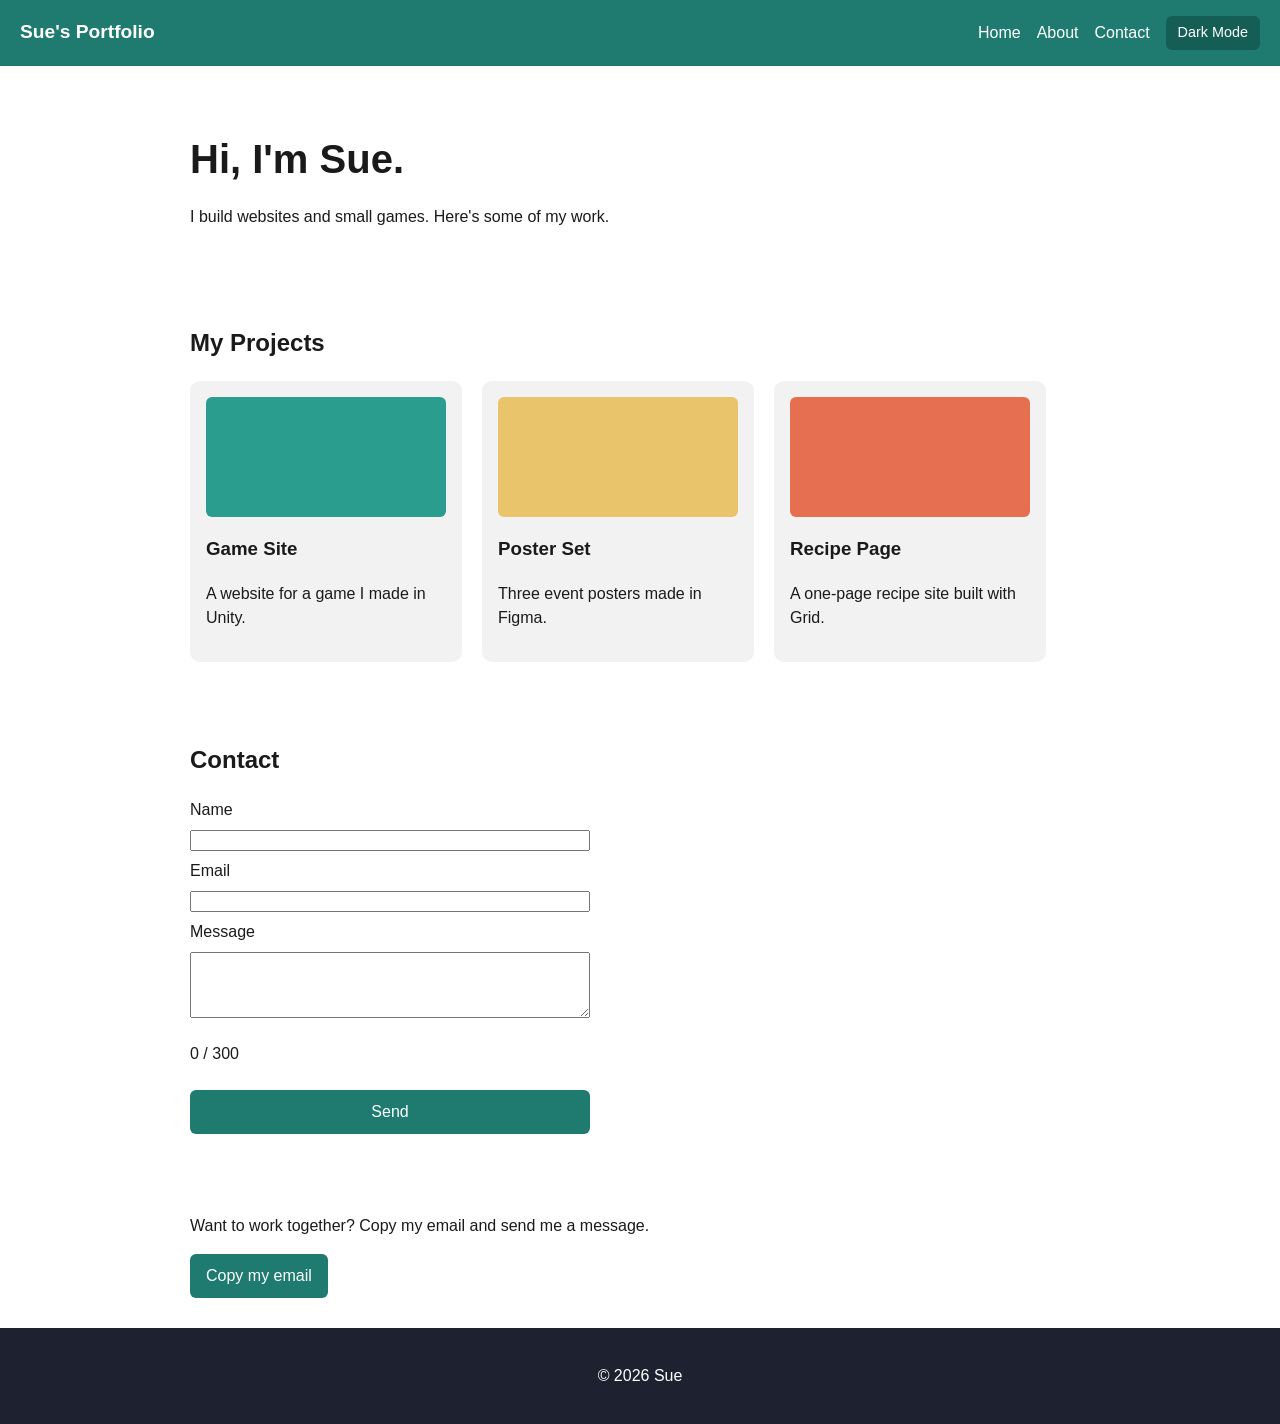
<file: index.html>
<!DOCTYPE html>
<html lang="en">
<head>
  <meta charset="UTF-8">
  <meta name="viewport" content="width=device-width, initial-scale=1.0">
  <title>Sue's Portfolio | Home</title>
  <link rel="stylesheet" href="style.css">
  <script>
  if (localStorage.getItem("theme") === "dark") {
    document.documentElement.classList.add("dark");
    }
  </script>
  <script src="script.js" defer></script>
</head>
<body>
  <header>
    <a href="index.html" class="logo">Sue's Portfolio</a>

    <button id="menu-btn" type="button">&#8801; Menu</button>

    <nav id="main-nav">
      <a href="index.html">Home</a>
      <a href="about.html">About</a>
      <a href="index.html#contact">Contact</a>
      <button id="theme-btn" type="button">Dark Mode</button>
    </nav>
  </header>

  <main>
    <section class="hero">
      <h1>Hi, I'm Sue.</h1>
      <p>I build websites and small games. Here's some of my work.</p>
    </section>

    <section>
      <h2>My Projects</h2>
      <div class="card-row">
        <div class="card">
          <div class="card-image color-1"></div>
          <h3>Game Site</h3>
          <p>A website for a game I made in Unity.</p>
        </div>
        <div class="card">
          <div class="card-image color-2"></div>
          <h3>Poster Set</h3>
          <p>Three event posters made in Figma.</p>
        </div>
        <div class="card">
          <div class="card-image color-3"></div>
          <h3>Recipe Page</h3>
          <p>A one-page recipe site built with Grid.</p>
        </div>
      </div>
    </section>

    <section id="contact">
      <h2>Contact</h2>

      <form id="contact-form">
        <label for="name">Name</label>
        <input type="text" id="name" required>

        <label for="email">Email</label>
        <input type="email" id="email" required>

        <label for="message">Message</label>
        <textarea id="message" rows="4" maxlength="300" required></textarea>
        <p id="char-count">0 / 300</p>

        <button type="submit">Send</button>
      </form>
      <p id="form-status"></p>

      <br><br>
      <p>Want to work together? Copy my email and send me a message.</p>
      <button id="copy-email" type="button">Copy my email</button>
    </section>
  </main>

  <footer>
    <p>&copy; <span id="year"></span> Sue</p>
  </footer>
</body>
</html>
</file>
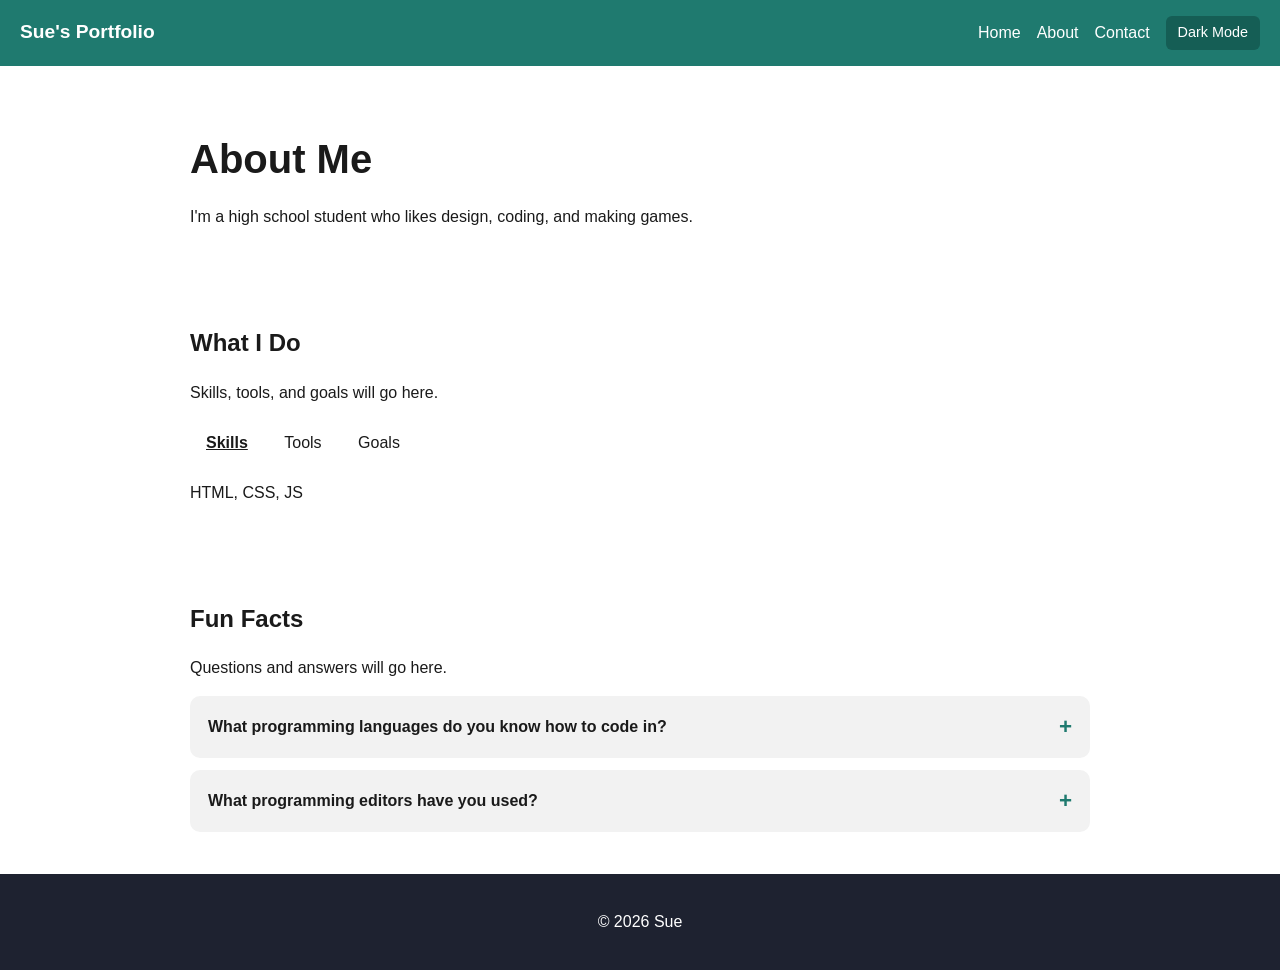
<file: about.html>
<!DOCTYPE html>
<html lang="en">
<head>
  <meta charset="UTF-8">
  <meta name="viewport" content="width=device-width, initial-scale=1.0">
  <title>Sue's Portfolio | About</title>
  <link rel="stylesheet" href="style.css">
  <script>
  if (localStorage.getItem("theme") === "dark") {
    document.documentElement.classList.add("dark");
  }
</script>
  <script src="script.js" defer></script>
</head>
<body>
  <header>
    <a href="index.html" class="logo">Sue's Portfolio</a>

    <button id="menu-btn" type="button">&#8801; Menu</button>

    <nav id="main-nav">
      <a href="index.html">Home</a>
      <a href="about.html">About</a>
      <a href="index.html#contact">Contact</a>
      <button id="theme-btn" type="button">Dark Mode</button>
    </nav>
  </header>

  <main>
    <section class="hero">
      <h1>About Me</h1>
      <p>I'm a high school student who likes design, coding, and making games.</p>
    </section>

    <section>
      <h2>What I Do</h2>
      <p>Skills, tools, and goals will go here.</p>

      <div class="tabs">
        <div class="tab-buttons">
          <button class="tab-btn active" data-tab="skills">Skills</button>
          <button class="tab-btn" data-tab="tools">Tools</button>
          <button class="tab-btn" data-tab="goals">Goals</button>
        </div>

        <div class="tab-panel active" id="skills"><p>HTML, CSS, JS</p></div>
        <div class="tab-panel" id="tools"><p>VS Code, Figma, Rive</p></div>
        <div class="tab-panel" id="goals"><p>Build a game site.</p></div>
      </div>
    </section>

    <section>
      <h2>Fun Facts</h2>
      <p>Questions and answers will go here.</p>

      <details>
        <summary>What programming languages do you know how to code in?</summary>
        <p>I know how to code in a few different coding languages including:</p>
        <ul>
          <li>JavaScript</li>
          <li>C#</li>
          <li>Python</li>
        </ul>
      </details>

      <details>
        <summary>What programming editors have you used?</summary>
        <p>I have used several different programming editors over the years including: VS Code, Visual Studio Community, Notepad++, Sublime Text, Jetbrains, and many more.</p>
      </details>
    </section>
  </main>

  <footer>
    <p>&copy; <span id="year"></span> Sue</p>
  </footer>
</body>
</html>
</file>
<file: style.css>
:root {
  --bg: #ffffff;
  --text: #1a1a1a;
  --card-bg: #f2f2f2;
}

/* ===== Page basics ===== */
body {
  margin: 0; /* tight to top corner */
  font-family: Arial, Helvetica, sans-serif;
  line-height: 1.5;
  /*background-color: #ffffff;*/
  background-color: var(--bg);
  /*color: #1a1a1a;*/
  color: var(--text);
  transition: background-color 0.3s, color 0.3s;
}


/* size of the main content */
main {
  max-width: 900px;
  margin: 0 auto;
  padding: 0 20px;
}

section {
  padding: 30px 0;
}

/* ===== Header and nav ===== */
header {
  display: flex;
  align-items: center;
  gap: 16px;
  padding: 16px 20px;
  background-color: #1f7a6f;
}

.logo {
  margin-right: auto;
  color: #ffffff;
  font-weight: bold;
  font-size: 1.2rem;
  text-decoration: none;
}

nav {
  display: flex;
  align-items: center;
  gap: 16px;
}

nav a {
  color: #ffffff;
  text-decoration: none;
}

nav a:hover {
  text-decoration: underline;
}

/* ===== Hero ===== */
.hero h1 {
  font-size: 2.5rem;
  margin-bottom: 0;
}

/* ===== Project cards ===== */
.card-row {
  display: flex;
  flex-wrap: wrap;
  gap: 20px;
}

.card {
  width: 240px;  padding: 16px;
  border-radius: 10px;
  /* background-color: #f2f2f2;*/
  background-color: var(--card-bg);
  transition: transform 0.3s;
}

.card:hover {
  transform: translateY(-6px);
}

.card-image {
  height: 120px;
  border-radius: 6px;
}

.color-1 { background-color: #2a9d8f; }
.color-2 { background-color: #e9c46a; }
.color-3 { background-color: #e76f51; }

/* ===== Buttons ===== */
button {
  padding: 10px 16px;
  border: none;
  border-radius: 6px;
  background-color: #1f7a6f;
  color: #ffffff;
  font: inherit;
  cursor: pointer;
}

button:hover {
  background-color: #155e55;
}

/* Buttons inside the header need a darker colour to stand out */
header button {
  background-color: #155e55;
}

/* ===== Footer ===== */
footer {
  padding: 20px;
  text-align: center;
  background-color: #1e2230;
  color: #ffffff;
}

#menu-btn {
  display: none; /*hide it */
}

#theme-btn {
  padding: 6px 12px;
  font-size: 0.9rem;
}

.dark {
  --bg: #121212;
  --text: #eeeeee;
  --card-bg: #2a2a2a;
}

.dark .card {
  border: 1px solid #3a3a3a;
}

.tab-btn {
  padding: 10px 16ps;
  border: none;
  background: none;
  font: inherit;
  color: inherit;
  cursor: pointer;
}

.tab-btn.active {
  font-weight: bold;
  text-decoration: underline;
}
.tab-panel { display: none; }
.tab-panel.active {display: block; }

/* ---------- Accordion Style ---------------*/
details {
  background: var(--card-bg);
  border-radius: 10px;
  margin-bottom: 12px;
  overflow: hidden; /* keeps the rounded corners when open - gives space at the bottom*/
}

summary {
  display: flex;
  justify-content: space-between;
  align-items: center;
  gap: 16px;
  padding: 14px 18px;
  font-weight: bold;
  cursor: pointer;
  list-style: none;
}

/* the + on the right */
summary::after {
  content: "+";
  font-size: 1.4rem;
  color: #1f7a6f;
}

/* change to the + to − when open */
details[open] summary::after {
  content: "\2212";
}

summary:hover {
  color: #1f7a6f;
}

/* the answer area */
details > *:not(summary) {
  margin: 0;
  padding: 0 18px 14px; /*moves in off left edge */
}

details ul {
  padding-left: 40px; /* keep the bullets indented */
}

/* a little edge in dark mode, like the cards */
.dark details {
  border: 1px solid #3a3a3a;
}

#contact-form {
  display: flex;
  flex-direction: column;
  gap: 8px;
  max-width: 400px;
}

/*phone size */
@media (max-width: 700px){
  header {
    flex-wrap: wrap;
  }
  #menu-btn {
    display: block; /* show it */
  }
  #main-nav {
    display: none; /*hide it*/
  }
  #main-nav.open {
    display: flex;
    flex-direction: column;
    align-items: stretch;
    width: 100%;
  }
  #main-nav.open ul {
    flex-direction: column;
  }
  #theme-btn {
    padding: 10px 16px;
    font-size: 1rem;
  }
}
</file>
